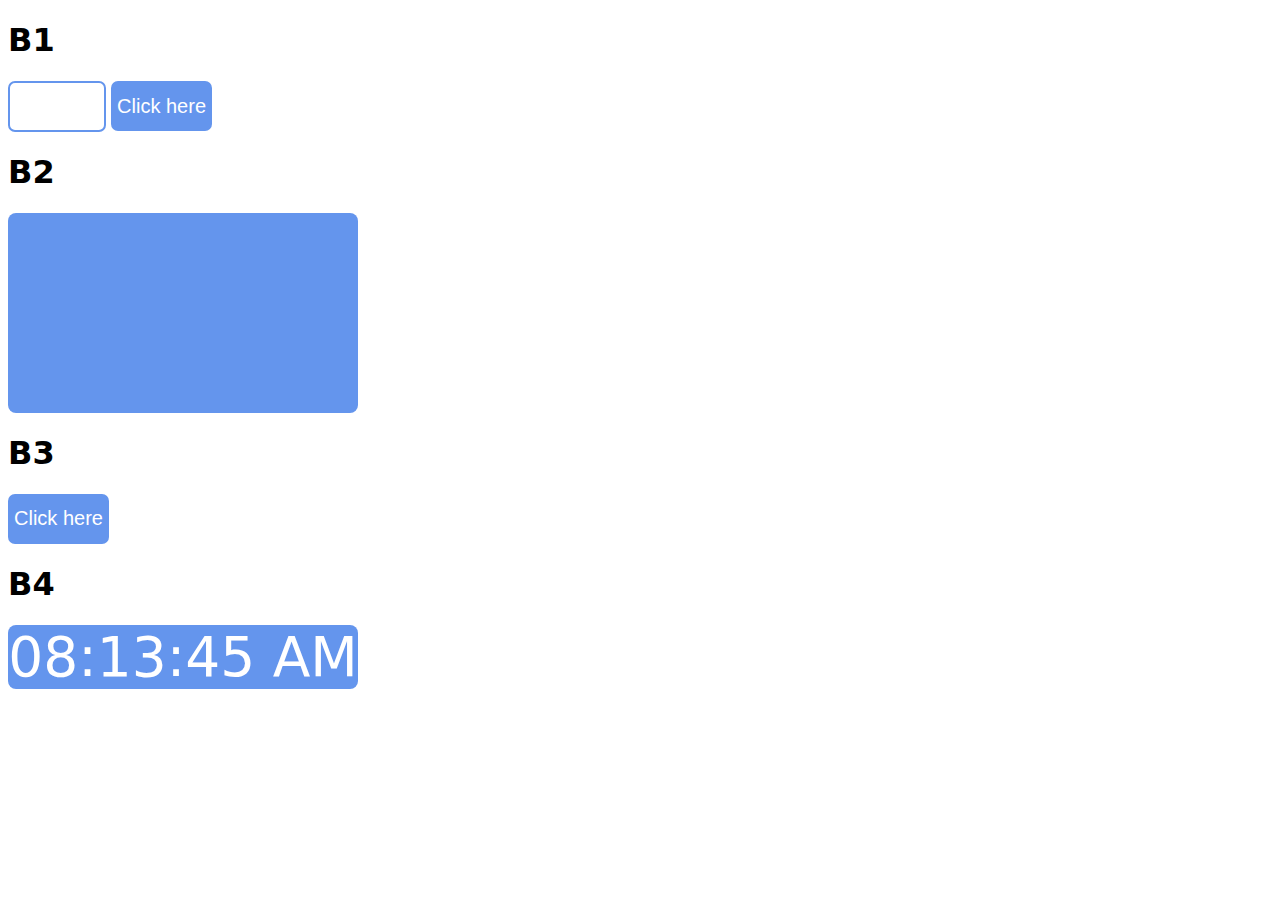
<file: SS4/index.html>
<!DOCTYPE html>
<html lang="en">
<head>
    <meta charset="UTF-8">
    <meta http-equiv="X-UA-Compatible" content="IE=edge">
    <meta name="viewport" content="width=device-width, initial-scale=1.0">
    <title>Document</title>
    <link rel="stylesheet" href="index.css">
</head>
<body>
    <h1>B1</h1>
    <input id="gethere" type="number">
    <button onclick="myfunction()">Click here</button>
    <!-- line break -->
    <h1>B2</h1>
    <div></div>
    <!-- line break -->
    <h1>B3</h1>
    <button onclick="number1()">Click here</button>
    <!-- line break -->
    <h1>B4</h1>
    <div id = "clock" onload="currentTime()"></div>

    <script src="index.js"></script>
</body>
</html>
</file>
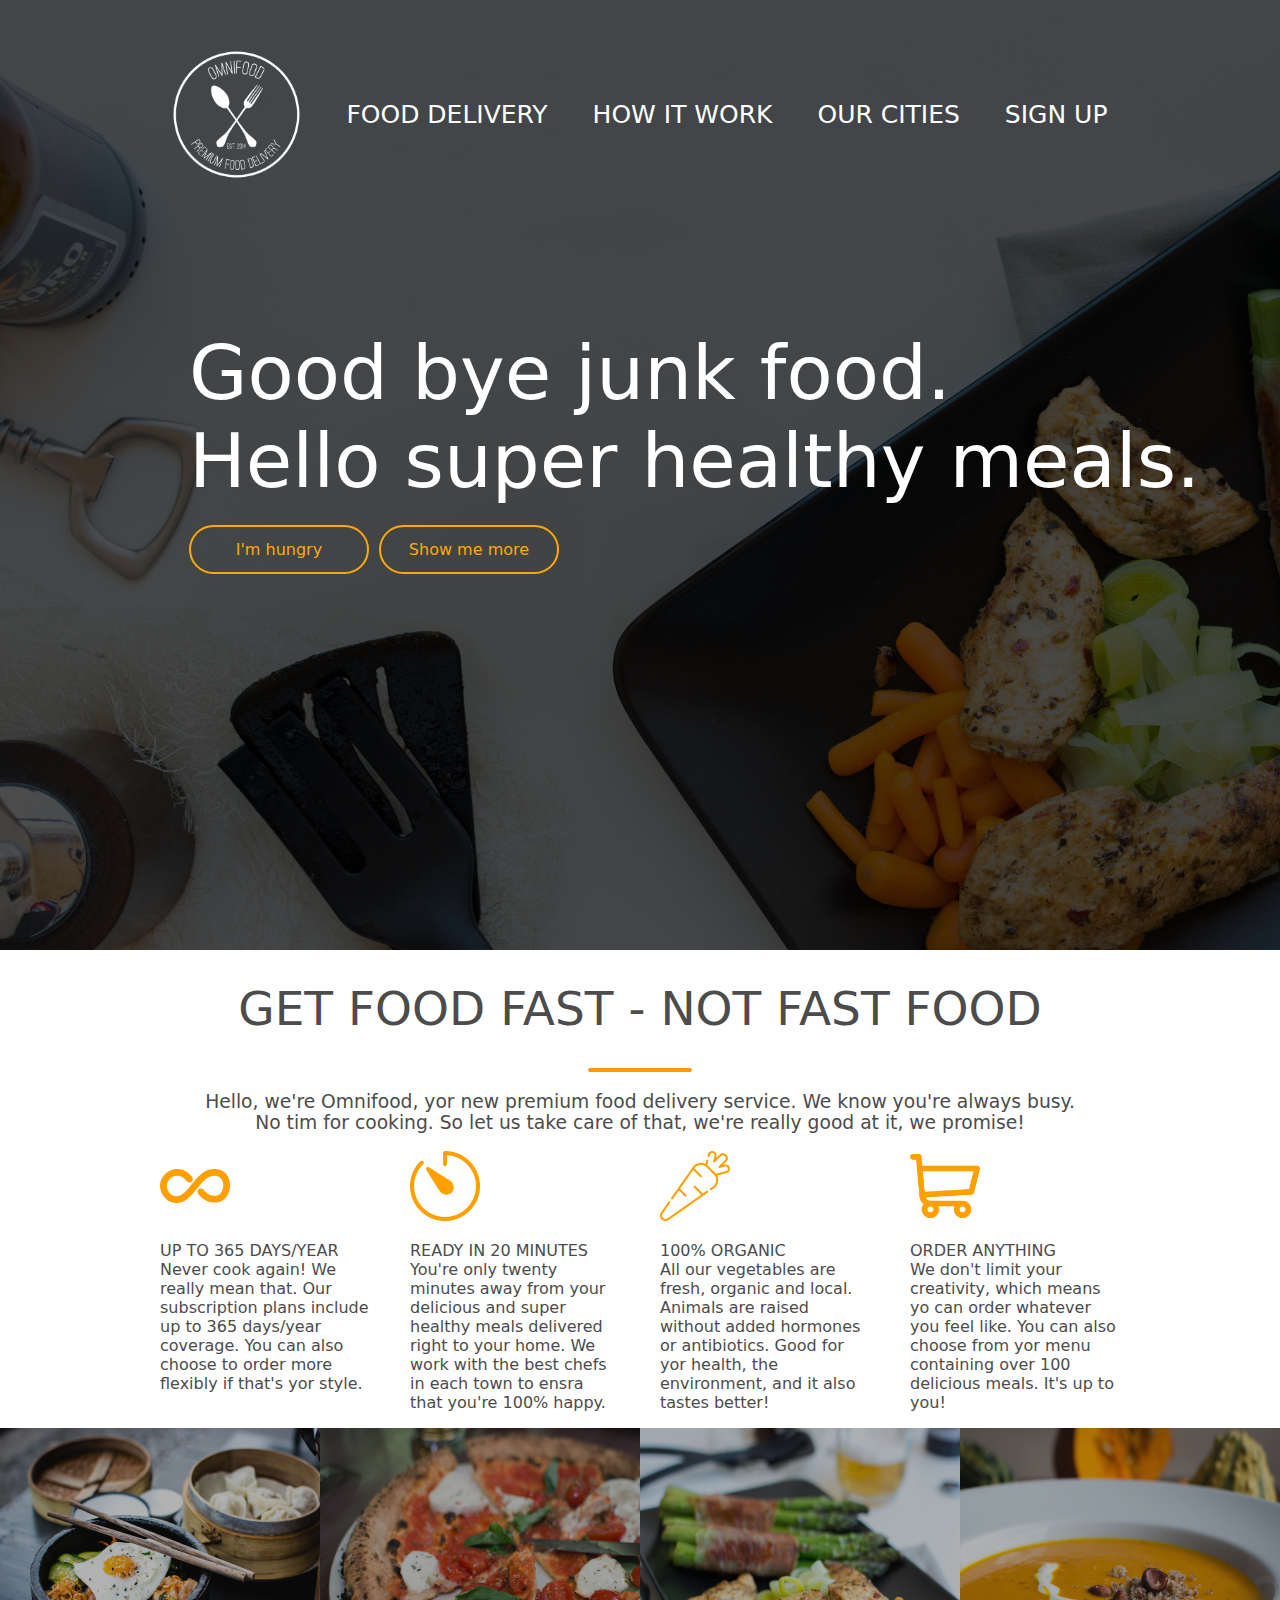
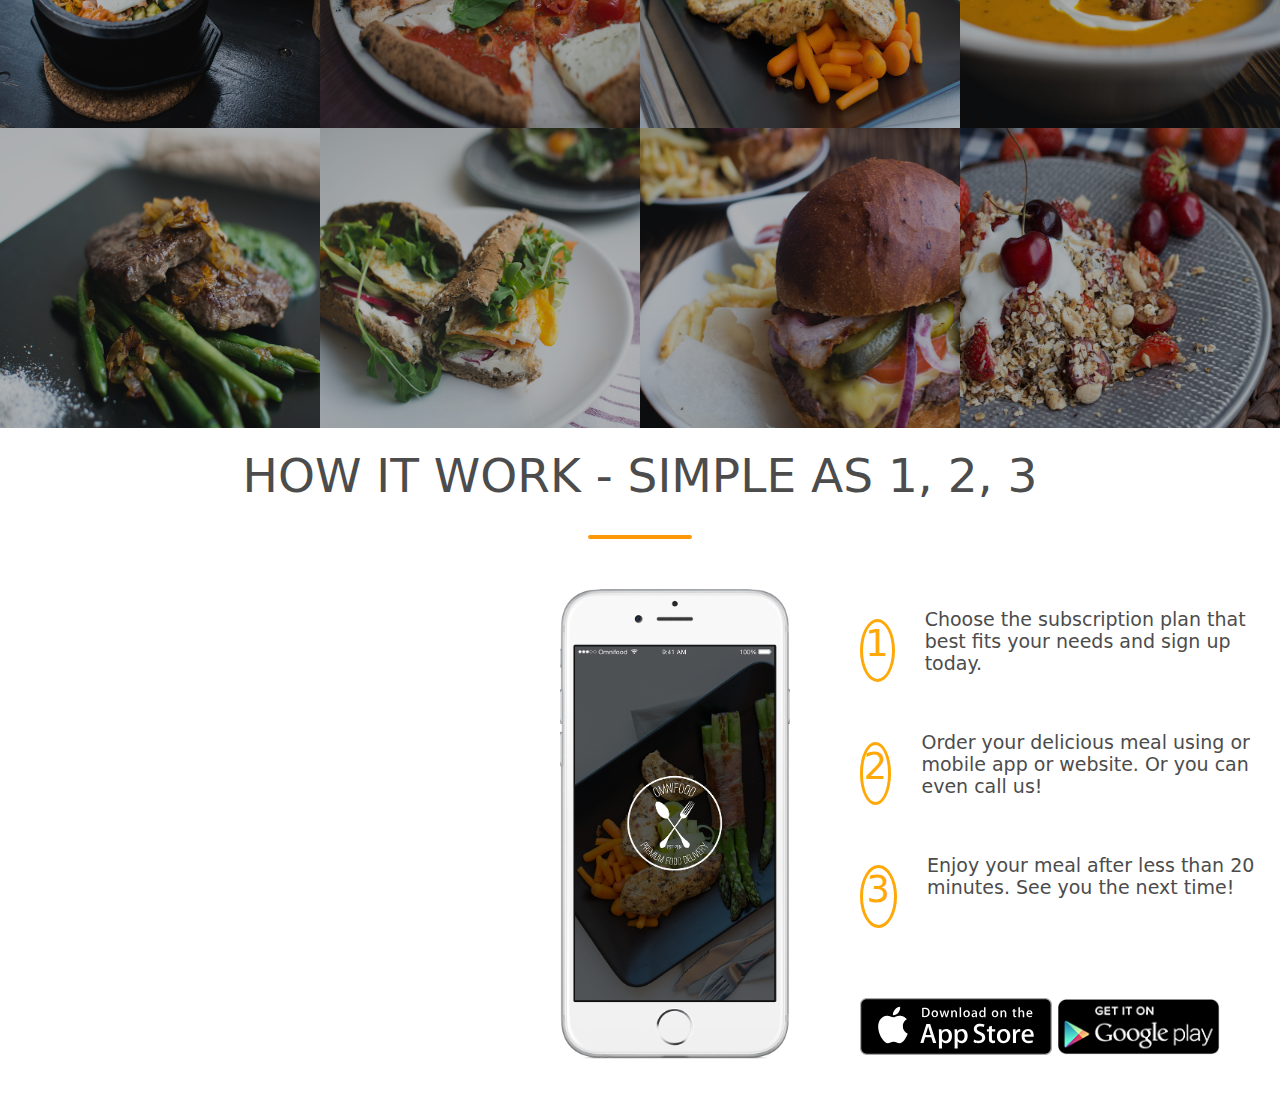
<file: SS3/cd.html>
<!DOCTYPE html>
<html lang="en">
<head>
    <meta charset="UTF-8">
    <meta http-equiv="X-UA-Compatible" content="IE=edge">
    <meta name="viewport" content="width=device-width, initial-scale=1.0">
    <title>Omnifood</title>
    <link rel="stylesheet" href="./cd.css">
</head>
<body>
    <nav>
        <div id="truenav">
            <img id="logo" src="./picture/logo-white.png" alt="logopic">
            <a href="http://">food delivery</a>
            <a href="http://">how it work</a>
            <a href="http://">our cities</a>
            <a href="http://">sign up</a>
        </div>

        <div id="tittle">
            <h1>Good bye junk food.<br>
            Hello super healthy meals.</h1>
        </div>

        <div id="btittle">
            <a href="http://">I'm hungry</a>
            <a href="http://">Show me more</a>
        </div>
        
    </nav>
<!-- spacer -->
    <div class="what">
        <div class="whattittle">
            <h1>get food fast - not fast food</h1>
            <hr>
            <h3>Hello, we're Omnifood, yor new premium food delivery service. We know you're always busy. <br>
            No tim for cooking. So let us take care of that, we're really good at it, we promise!</h3>
        </div>

        <div class="whatinfo">
            <div>
                <img src="./picture/infinite-mathematical-symbol .png" alt="infiicon">
                <p>UP TO 365 DAYS/YEAR <br>
                Never cook again! We really mean that. Our subscription plans include up to 365 days/year coverage. You can also choose to order more flexibly if that's yor style.</p>
            </div>

            <div>
                <img src="./picture/timer .png" alt="clockicon">
                <p>READY IN 20 MINUTES <br>
                You're only twenty minutes away from your delicious and super healthy meals delivered right to your home. We work with the best chefs in each town to ensra that you're 100% happy.</p>
            </div>

            <div>
                <img src="./picture/carrot .png" alt="foodicon">
                <p>100% ORGANIC <br>
                All our vegetables are fresh, organic and local. Animals are raised without added hormones or antibiotics. Good for yor health, the environment, and it also tastes better!</p>
            </div>

            <div>
                <img src="./picture/shopping-cart .png" alt="carticon">
                <p>ORDER ANYTHING <br>
                We don't limit your creativity, which means yo can order whatever you feel like. You can also choose from yor menu containing over 100 delicious meals. It's up to you!</p>
            </div>

        </div>
    </div>
<!-- spacer -->
    <div class="picdemo">
        <div><img src="./picture/1.jpg" alt="1"></div>
        <div><img src="./picture/2.jpg" alt="2"></div>
        <div><img src="./picture/3.jpg" alt="3"></div>
        <div><img src="./picture/4.jpg" alt="4"></div>
        <div><img src="./picture/5.jpg" alt="5"></div>
        <div><img src="./picture/6.jpg" alt="6"></div>
        <div><img src="./picture/7.jpg" alt="7"></div>
        <div><img src="./picture/8.jpg" alt="8"></div>
    </div>
<!-- spacer -->
    <div class="tuto">
        <div>
            <h1>how it work - simple as 1, 2, 3</h1>
        </div>
        <hr>
        <div class="tutocontent">
            <img class="big" src="./picture/app-iPhone.png" alt="iphone">
            <div>
                <div>
                <div class="numword">
                    <p class="num">1</p>
                    <p class="word">Choose the subscription plan that best fits your needs and sign up today.</p>
                </div>
                <div class="numword">
                    <p class="num">2</p>
                    <p class="word">Order your delicious meal using or mobile app or website. Or you can even call us!</p>
                </div>
                <div class="numword">
                    <p class="num">3</p>
                    <p class="word">Enjoy your meal after less than 20 minutes. See you the next time!</p>
                </div>
                </div>
                <div class="st">
                    <img class="store" src="./picture/download-app.svg" alt="">
                    <img class="store" src="./picture/download-app-android.png" alt="">
                </div>
            </div>
            
        </div>
    </div>
    
</body>
</html>
</file>
<file: SS4/index.css>
body {
    font-family: system-ui, -apple-system, BlinkMacSystemFont, 'Segoe UI', Roboto, Oxygen, Ubuntu, Cantarell, 'Open Sans', 'Helvetica Neue', sans-serif;
}
button {
    height: 50px;
    border-radius: 7px;
    font-size: 20px;
    border: none;
    background-color: cornflowerblue;
    color: white;
}
button:active {
    background-color: coral;
}
input {
    height: 45px;
    width: 90px;
    border-radius: 7px;
    border: 2px solid cornflowerblue;
    font-size: 20px;
    text-align: center;
}
div {
    height: 200px;
    width: 350px;
    border-radius: 8px;
    background-color: cornflowerblue;
}
div:hover {
    background-color: coral;
}

#clock {
    text-align: center;
    height: auto;
    font-size: 55px;
    pointer-events: none;
    color: white;
}
</file>
<file: SS3/cd.css>
body {
    margin: 0px ;
    font-family: system-ui, -apple-system, BlinkMacSystemFont, 'Segoe UI', Roboto, Oxygen, Ubuntu, Cantarell, 'Open Sans', 'Helvetica Neue', sans-serif;
    color: rgb(76, 76, 76);
}
nav {
    border: none;
    background: linear-gradient(rgba(0, 0, 0, 0.7), rgba(0, 0, 0, 0.7)), url("./picture/hero.jpg");
    background-size: 1900px;
    height: 950px;
    
}
#logo {
    max-width: 129px;
}
#truenav {
    padding: 50px 150px 100px 150px;
    display: flex;
    justify-content: space-around;
    align-items: center;
    text-transform: uppercase;
}
#truenav a {
    font-size: 25px;
    color: white;
}
#truenav a:hover {
    text-decoration: underline;
    transition: 5s;
}
#tittle {
    font-size: 1cm;
    padding-left: 5cm;
}
#tittle h1 {
    margin: 50px 0px 20px 0px ;
    color: white;
    font-weight: 100;
}
#btittle {
    margin-left: 5cm;
    max-width: 370px;
    display: flex;
    justify-content: space-between;
}
#btittle a {
    width: 150px;
    padding: 13px;
    border: 2px solid rgb(255, 169, 9);
    border-radius: 25cm;
    text-align: center;
    font-weight: 500;
    color:rgb(255, 169, 9)
}
#btittle a:hover {
    background-color: rgb(255, 169, 9);
    color: white;
    transition: 0.5s;
}
a {
    text-decoration: none;
}
.what {
    display: flex;
    flex-direction: column;
    align-items: center;
}
.whattittle {
    text-align: center;
}
.whattittle h1 {
    font-size: 47px;
    font-weight: 100;
    text-transform: uppercase;
}
.whattittle h3 {
    font-weight: 500;
}
hr {
    border: 2px solid rgb(255, 152, 9);
    border-radius: 25cm;
    width: 100px;
}
.whatinfo {
    max-width: 1000px;
    display: flex;
    justify-content: space-between;
}
.whatinfo p {
    max-width: 500px;
    padding: 0px 20px 0px 20px;
}
.whatinfo img {
    width: 70px;
    padding: 0px 20px 0px 20px;
}
.picdemo {
    display: flex;
    width: 100%;
    height: 270px;
    flex-wrap: wrap;
}
.picdemo div {
    width: 25%;
    height: 300px;
}
.picdemo img {
    width: 100%;
    height: 100%;
    object-fit: fill;
    filter: brightness(70%);
}
.tuto h1 {
    margin-top: 350px;
    text-align: center;
    font-size: 47px;
    font-weight: 100;
    text-transform: uppercase;
}
.tutocontent {
    display: flex;
    padding-left: 560px;
    margin: 50px 0px 50px 0px;
}
.big {
    height: 470px;
}
.num {
    border: 3px solid rgb(255, 169, 9);
    width: 57px;
    height: 57px;
    font-size: 37px ;
    color:rgb(255, 169, 9);
    border-radius: 100%;
    text-align: center;
    margin: 30px 30px 30px 70px;
}
.st {
    margin: 40px 0px 0px 70px;
}
.store {
    height: 57px;
}
.word {
    font-size: 19px;
    max-width: 450px;
}
.numword {
    display: flex;

}
</file>
